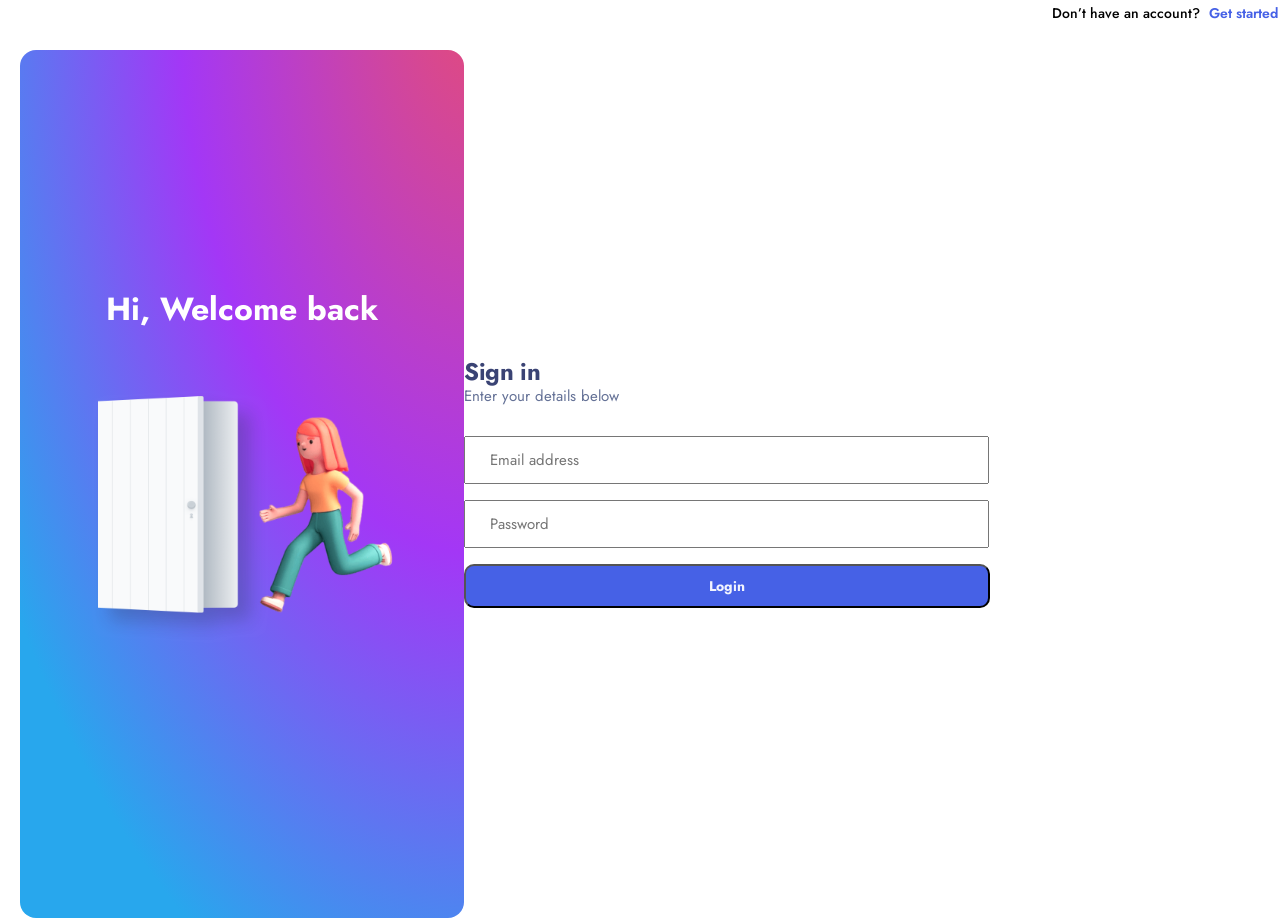
<file: index.html>
<!DOCTYPE html>
<html lang="en">
<head>
    <meta charset="UTF-8">
    <meta name="viewport" content="width=device-width, initial-scale=1.0">
    <title>Group homework</title>
    <link rel="stylesheet" href="./main.css">
    <link rel="preconnect" href="https://fonts.googleapis.com">
<link rel="preconnect" href="https://fonts.gstatic.com" crossorigin>
<link href="https://fonts.googleapis.com/css2?family=Barlow:ital,wght@0,100;0,200;0,300;0,400;0,500;0,600;0,700;0,800;0,900;1,100;1,200;1,300;1,400;1,500;1,600;1,700;1,800;1,900&family=Cedarville+Cursive&family=Epilogue:ital,wght@0,100..900;1,100..900&family=Fraunces:ital,opsz,wght@0,9..144,100..900;1,9..144,100..900&family=Inder&family=Inter:ital,opsz,wght@0,14..32,100..900;1,14..32,100..900&family=Jost:ital,wght@0,100..900;1,100..900&family=Playwrite+CU+Guides&family=Rubik:ital,wght@0,300..900;1,300..900&family=Ruda:wght@400..900&display=swap" rel="stylesheet">
</head>
<body>
<div class="container">
    <div class="wrapper">
        <div class="cover">
            <h2 class="subtitle">Hi, Welcome back</h2>
            <img class="img" src="./images/logo.svg" width="364" height="273" alt="logo">
        </div>
        <div>
       
        </div>
        <div>
            <p class="txt1">Don’t have an account?</p>
            <p class="txt2">Get started</p>
            <h2 class="title">Sign in</h2>
            <p class="text">Enter your details below</p>
            <input class="inp1" type="email" placeholder="Email address"> <br>
            <input class="inp2" type="password" placeholder="Password"> <br>
            <button class="btn">Login</button>
        </div>
    </div>
</div>
</body>
</html>
</file>
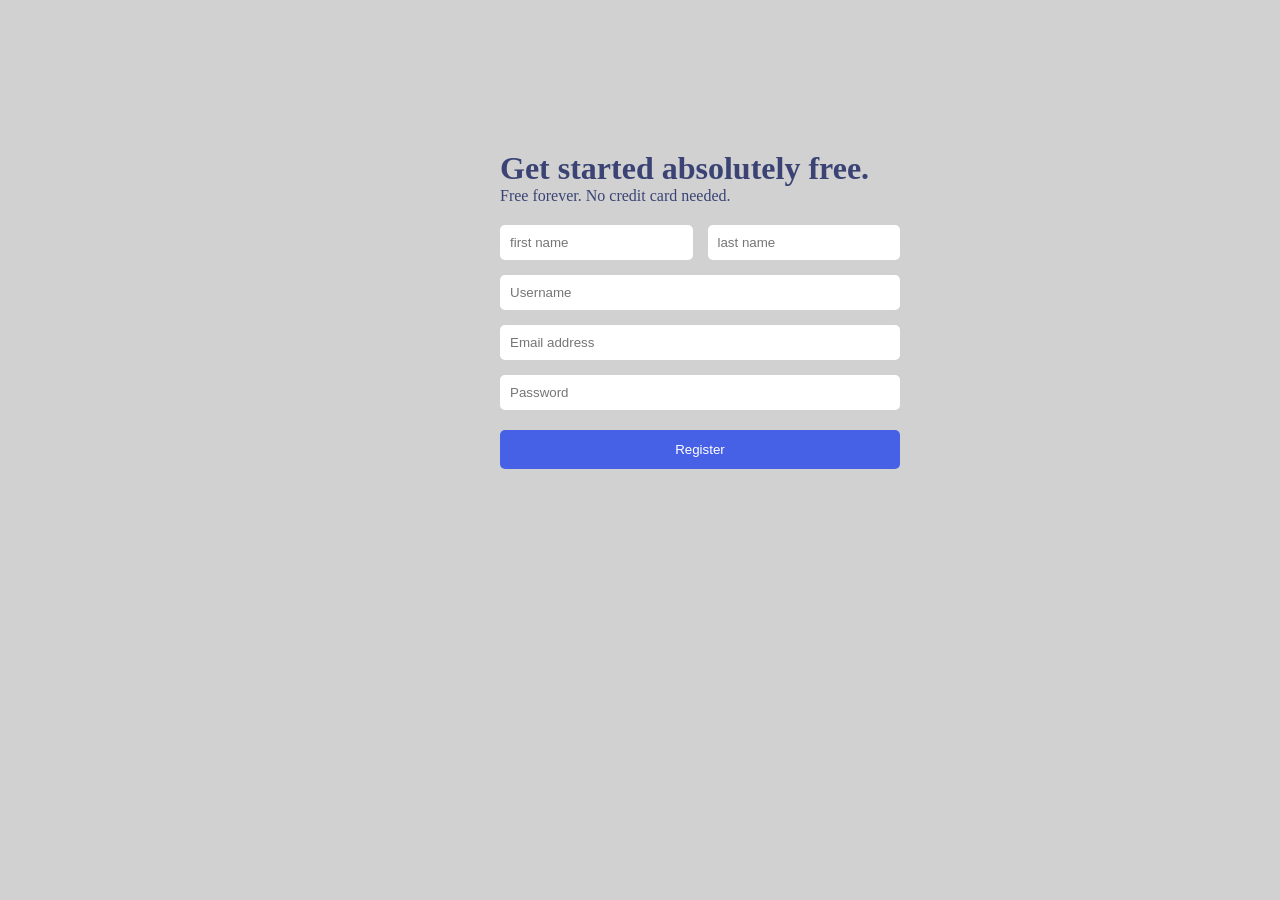
<file: pages/register.html>
<!DOCTYPE html>
<html lang="en">

<head>
    <meta charset="UTF-8">
    <meta name="viewport" content="width=device-width, initial-scale=1.0">
    <title>Document</title>
    <link rel="stylesheet" href="./style.css">
</head>

<body>
   
    <div class="register">
        <div class="text">
            <h1>Get started absolutely free.</h1>
            <p>Free forever. No credit card needed.</p>
        </div>


        <div class="inp">
            <div class="inp2">
                <input type="text" placeholder="first name">
                <input type="text" placeholder="last name">
            </div>
            <input type="text" placeholder="Username">
            <input type="email" placeholder="Email address">
            <input type="password" placeholder="Password">


        </div>



        <button>Register</button>
    </div>




</body>

</html>
</file>
<file: main.css>
*{
    box-sizing: border-box;
    margin: 0;
    padding: 0;
}
.container{
    width: 1440px;
    margin: 0 auto;
    padding: 0 20px;
}
.wrapper{
    display: flex;
    gap: 200    px;
    align-items: center;
    margin-top: 50px;
}
.cover{
    width: 444px;
    height: 868px;
    border-radius: 16px;
    background: radial-gradient(128.88% 128.88% at 103.9% -10.39%, #E84D70 0%, #A337F6 53.09%, #28A7ED 100%) ;
}
.subtitle{
    color: #FFFFFF;
    padding-top: 235px;
    text-align: center;
    font-family: Jost;
    font-weight: 700;
    font-size: 32px;
    line-height: 48px;
    letter-spacing: 0px;

}
.img{
    display: block;
    margin: 45px auto 0;
}
.title{
    margin-bottom: 5px;
    color: #3A4374;
    font-family: Jost;
    font-weight: 700;
    font-size: 24px;
    line-height: 100%;
    letter-spacing: -0.33px;

}
.text{
    margin-bottom: 32px;
    color: #647196;
    font-family: Jost;
    font-weight: 400;
    font-size: 15px;
    line-height: 100%;
    letter-spacing: 0px;

}
.inp1{
    width: 525px;
    height: 48px;
    margin-bottom:  16px;
    color: #3A4374;
    padding-left: 24px;
    font-family: Jost;
    font-weight: 400;
    font-size: 15px;
    line-height: 100%;
    letter-spacing: 0px;


}
.inp2{
    width: 525px;
    height: 48px;
    margin-bottom:  16px;
    color: #3A4374;
    padding-left: 24px;
    font-family: Jost;
    font-weight: 400;
    font-size: 15px;
    line-height: 100%;
    letter-spacing: 0px;
}
.btn{
    width: 526px;
    height: 44px;
    background: #4661E6;
    color: #F2F4FE;
    border-radius: 10px;
    font-family: Jost;
    font-weight: 700;
    font-size: 14px;
    line-height: 100%;
    letter-spacing: 0px;
    text-align: center;

}
.txt1{
    position: absolute;
    top: 2px;
    right: 80px;
    font-family: Jost;
    font-weight: 500;
    font-size: 14px;
    line-height: 22px;
    letter-spacing: 0px;
    text-align: right;

}
.txt2{
    position: absolute;
    top: 2px;
    right: 2px;
    color: #4661E6;
    font-family: Jost;
    font-weight: 600;
    font-size: 14px;
    line-height: 22px;
    letter-spacing: 0px;

}
</file>
<file: pages/style.css>
*{
    margin: 0;
    padding: 0;
    box-sizing: border-box;
}
body{
    background-color: #d1d1d1;
}
.text{
    color: #3A4374;
}
.register {
  display: flex;
  flex-direction: column;
  gap: 20px;
  max-width: 400px;
  position: relative;
  left: 500px;
  top: 150px;
}

.inp {
  display: flex;
  flex-direction: column;
  gap: 15px;
}

.inp2 {
  display: flex;
  gap: 15px;

}
input {
  width: 100%;
  padding: 10px;
  box-sizing: border-box;
  border: none;
  border-radius: 5px;

}
button {
  padding: 12px;
  cursor: pointer;
  border-radius: 5px;
  background-color: #4661E6;
  color: white;
  border: none;
}
</file>
